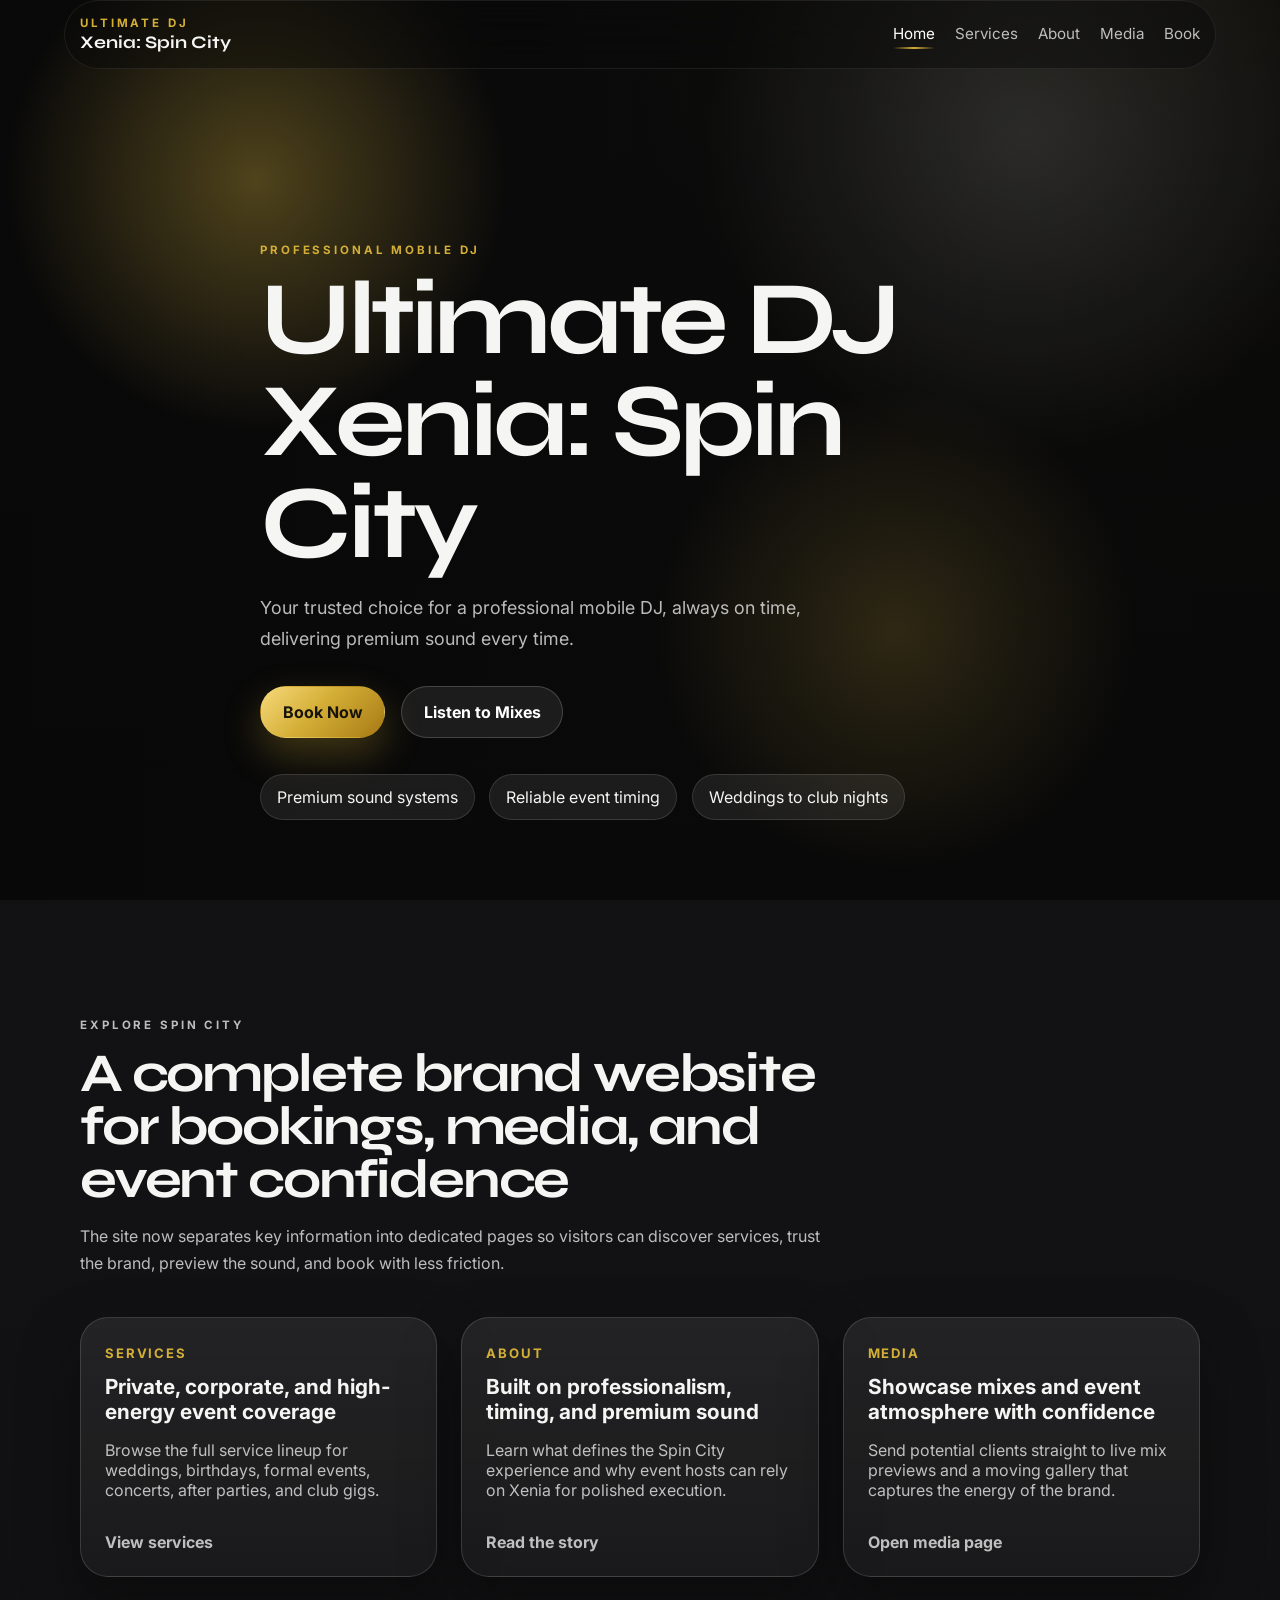
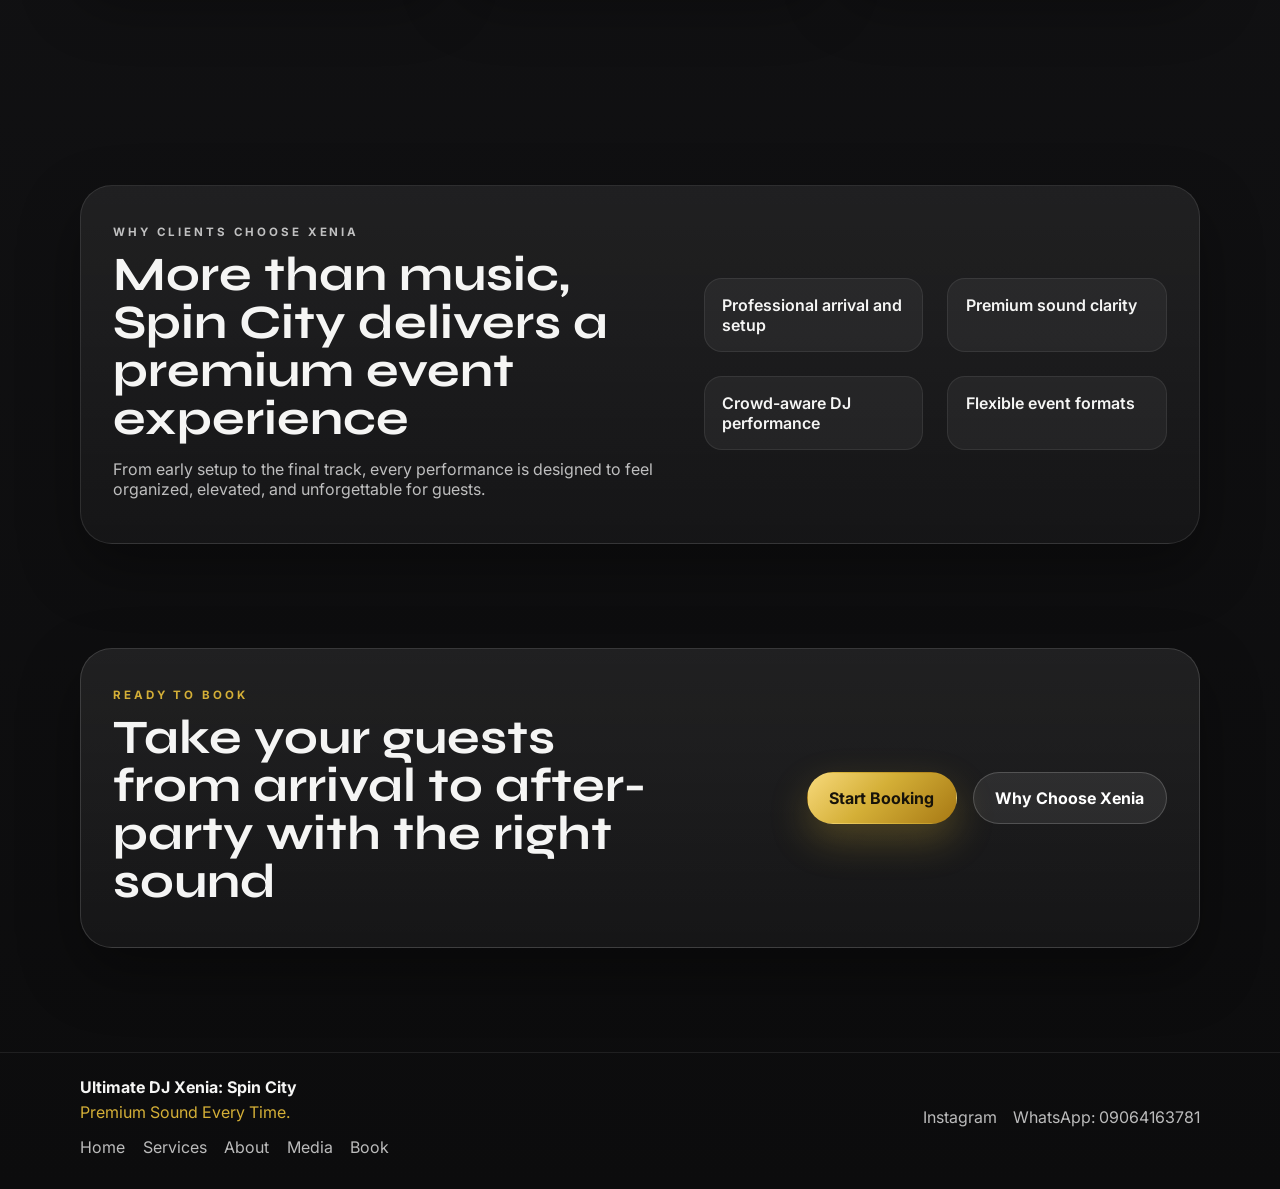
<file: index.html>
<!DOCTYPE html>
<html lang="en">
  <head>
    <meta charset="UTF-8" />
    <meta name="viewport" content="width=device-width, initial-scale=1.0" />
    <title>Ultimate DJ Xenia: Spin City</title>
    <meta
      name="description"
      content="Ultimate DJ Xenia: Spin City delivers premium mobile DJ experiences for weddings, corporate events, after parties, concerts, and club gigs."
    />
    <link rel="preconnect" href="https://fonts.googleapis.com" />
    <link rel="preconnect" href="https://fonts.gstatic.com" crossorigin />
    <link
      href="https://fonts.googleapis.com/css2?family=Inter:wght@400;500;600;700;800&family=Syne:wght@600;700;800&display=swap"
      rel="stylesheet"
    />
    <link rel="stylesheet" href="styles.css" />
  </head>
  <body>
    <header class="site-header">
      <a class="brand" href="index.html">
        <span class="brand-eyebrow">Ultimate DJ</span>
        <span class="brand-name">Xenia: Spin City</span>
      </a>
      <nav class="site-nav" aria-label="Primary">
        <a class="is-active" href="index.html">Home</a>
        <a href="services.html">Services</a>
        <a href="about.html">About</a>
        <a href="media.html">Media</a>
        <a href="booking.html">Book</a>
      </nav>
    </header>

    <main id="top">
      <section class="hero">
        <div class="hero-media">
          <video
            class="hero-video"
            autoplay
            muted
            loop
            playsinline
            poster="https://images.unsplash.com/photo-1493225457124-a3eb161ffa5f?auto=format&fit=crop&w=1600&q=80"
          >
            <source
              src="https://cdn.coverr.co/videos/coverr-dj-playing-live-at-a-party-1574384818160?download=1080p"
              type="video/mp4"
            />
          </video>
        </div>
        <div class="hero-overlay"></div>
        <div class="hero-content container">
          <p class="eyebrow">Professional Mobile DJ</p>
          <h1>Ultimate DJ Xenia: Spin City</h1>
          <p class="hero-copy">
            Your trusted choice for a professional mobile DJ, always on time,
            delivering premium sound every time.
          </p>
          <div class="hero-actions">
            <a class="button button-primary" href="booking.html">Book Now</a>
            <a class="button button-secondary" href="media.html">Listen to Mixes</a>
          </div>
          <ul class="hero-highlights" aria-label="Key highlights">
            <li>Premium sound systems</li>
            <li>Reliable event timing</li>
            <li>Weddings to club nights</li>
          </ul>
        </div>
      </section>

      <section class="section">
        <div class="container">
          <div class="section-heading">
            <p class="eyebrow">Explore Spin City</p>
            <h2>A complete brand website for bookings, media, and event confidence</h2>
            <p>
              The site now separates key information into dedicated pages so
              visitors can discover services, trust the brand, preview the sound,
              and book with less friction.
            </p>
          </div>

          <div class="overview-grid">
            <article class="overview-card">
              <span class="card-kicker">Services</span>
              <h3>Private, corporate, and high-energy event coverage</h3>
              <p>
                Browse the full service lineup for weddings, birthdays, formal
                events, concerts, after parties, and club gigs.
              </p>
              <a class="text-link" href="services.html">View services</a>
            </article>
            <article class="overview-card">
              <span class="card-kicker">About</span>
              <h3>Built on professionalism, timing, and premium sound</h3>
              <p>
                Learn what defines the Spin City experience and why event hosts
                can rely on Xenia for polished execution.
              </p>
              <a class="text-link" href="about.html">Read the story</a>
            </article>
            <article class="overview-card">
              <span class="card-kicker">Media</span>
              <h3>Showcase mixes and event atmosphere with confidence</h3>
              <p>
                Send potential clients straight to live mix previews and a moving
                gallery that captures the energy of the brand.
              </p>
              <a class="text-link" href="media.html">Open media page</a>
            </article>
          </div>
        </div>
      </section>

      <section class="section">
        <div class="container feature-band">
          <div class="feature-copy">
            <p class="eyebrow">Why Clients Choose Xenia</p>
            <h2>More than music, Spin City delivers a premium event experience</h2>
            <p>
              From early setup to the final track, every performance is designed
              to feel organized, elevated, and unforgettable for guests.
            </p>
          </div>
          <div class="feature-grid">
            <div class="feature-chip">Professional arrival and setup</div>
            <div class="feature-chip">Premium sound clarity</div>
            <div class="feature-chip">Crowd-aware DJ performance</div>
            <div class="feature-chip">Flexible event formats</div>
          </div>
        </div>
      </section>

      <section class="section cta-section">
        <div class="container cta-card">
          <div>
            <p class="eyebrow">Ready To Book</p>
            <h2>Take your guests from arrival to after-party with the right sound</h2>
          </div>
          <div class="cta-actions">
            <a class="button button-primary" href="booking.html">Start Booking</a>
            <a class="button button-secondary" href="about.html">Why Choose Xenia</a>
          </div>
        </div>
      </section>
    </main>

    <footer class="site-footer">
      <div class="container footer-content">
        <div>
          <p class="footer-brand">Ultimate DJ Xenia: Spin City</p>
          <p class="footer-tagline">Premium Sound Every Time.</p>
          <nav class="footer-nav" aria-label="Footer">
            <a href="index.html">Home</a>
            <a href="services.html">Services</a>
            <a href="about.html">About</a>
            <a href="media.html">Media</a>
            <a href="booking.html">Book</a>
          </nav>
        </div>
        <div class="footer-links">
          <a href="https://www.instagram.com/_djxenia/" target="_blank" rel="noreferrer">
            Instagram
          </a>
          <a href="https://wa.me/2349064163781" target="_blank" rel="noreferrer">
            WhatsApp: 09064163781
          </a>
        </div>
      </div>
    </footer>

    <script src="script.js"></script>
  </body>
</html>
</file>
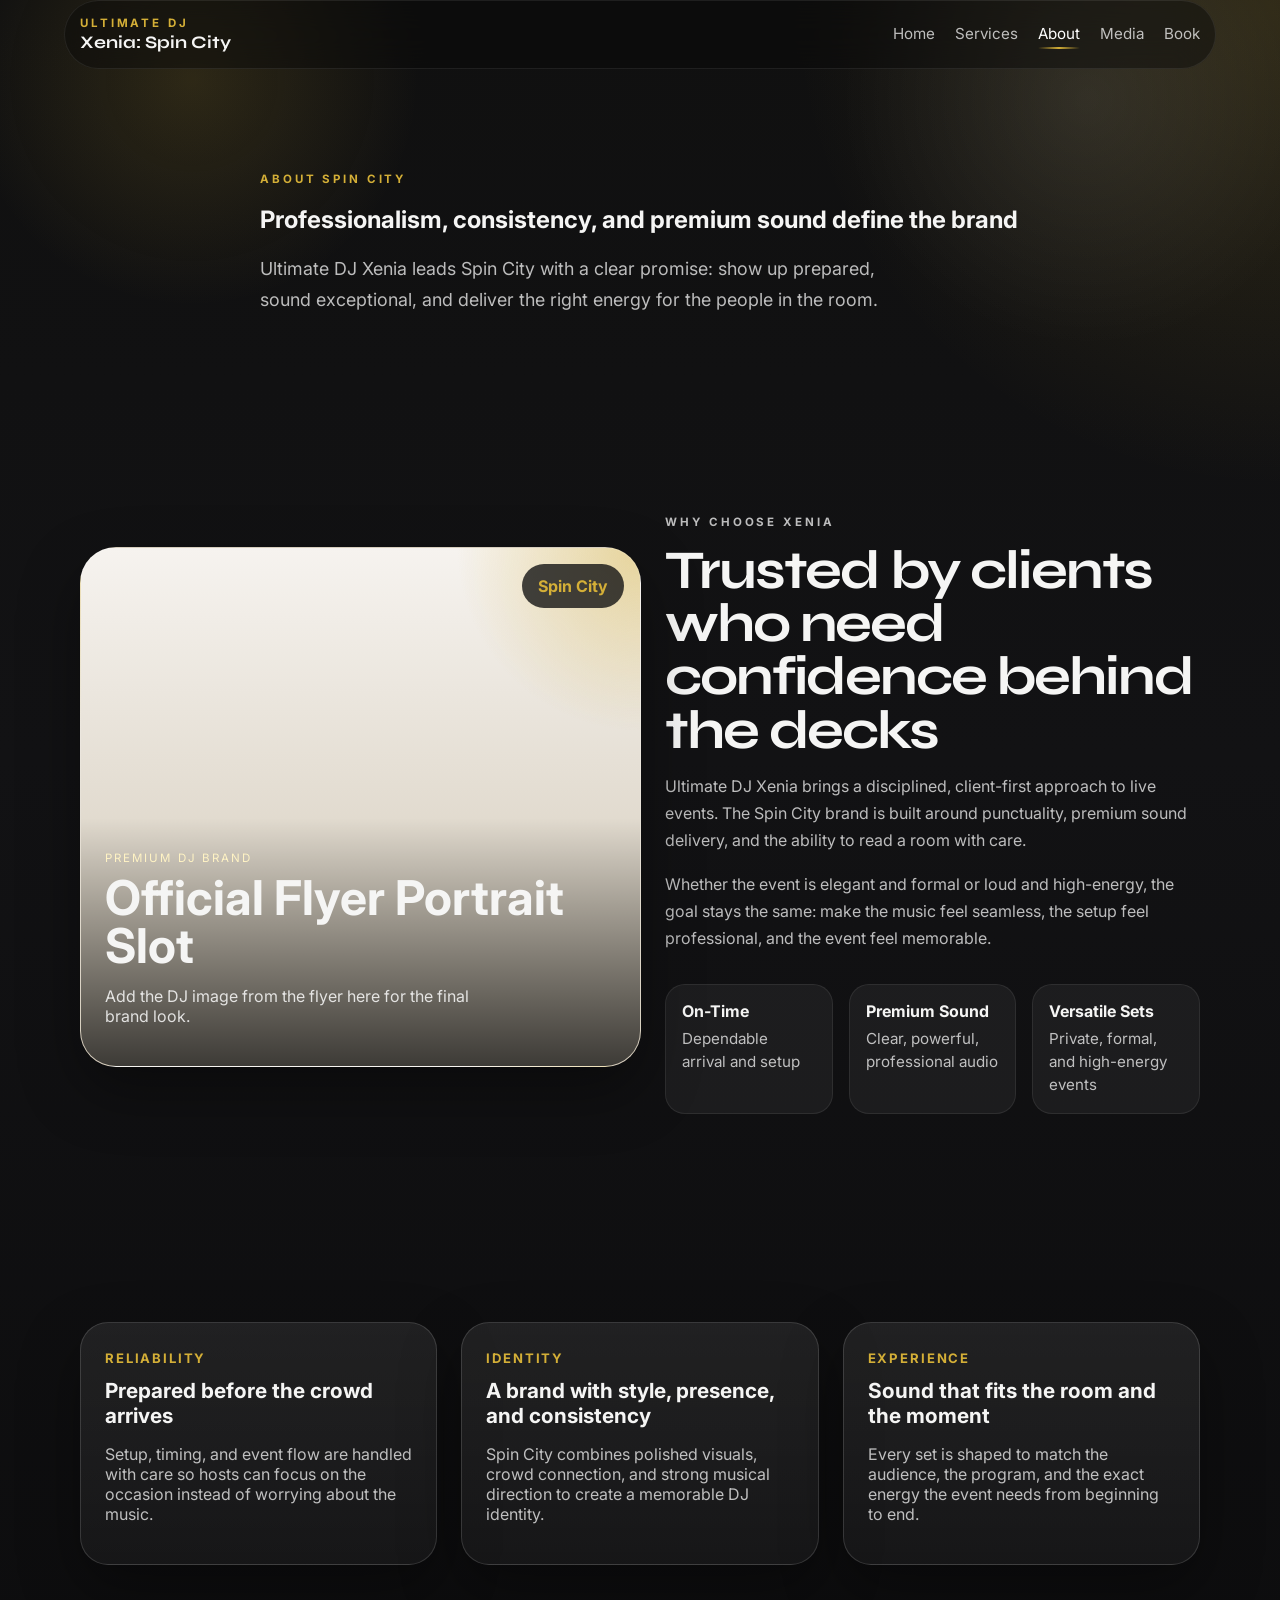
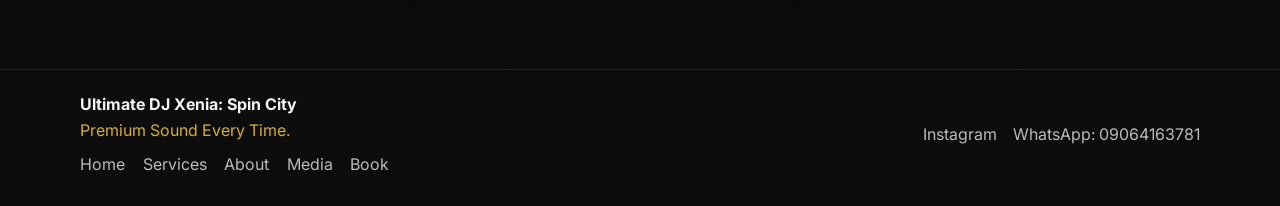
<file: about.html>
<!DOCTYPE html>
<html lang="en">
  <head>
    <meta charset="UTF-8" />
    <meta name="viewport" content="width=device-width, initial-scale=1.0" />
    <title>About | Ultimate DJ Xenia: Spin City</title>
    <meta
      name="description"
      content="Learn about Ultimate DJ Xenia: Spin City, a professional mobile DJ brand focused on reliability, premium sound, and crowd energy."
    />
    <link rel="preconnect" href="https://fonts.googleapis.com" />
    <link rel="preconnect" href="https://fonts.gstatic.com" crossorigin />
    <link
      href="https://fonts.googleapis.com/css2?family=Inter:wght@400;500;600;700;800&family=Syne:wght@600;700;800&display=swap"
      rel="stylesheet"
    />
    <link rel="stylesheet" href="styles.css" />
  </head>
  <body>
    <header class="site-header">
      <a class="brand" href="index.html">
        <span class="brand-eyebrow">Ultimate DJ</span>
        <span class="brand-name">Xenia: Spin City</span>
      </a>
      <nav class="site-nav" aria-label="Primary">
        <a href="index.html">Home</a>
        <a href="services.html">Services</a>
        <a class="is-active" href="about.html">About</a>
        <a href="media.html">Media</a>
        <a href="booking.html">Book</a>
      </nav>
    </header>

    <main>
      <section class="page-hero">
        <div class="container page-hero-content">
          <p class="eyebrow">About Spin City</p>
          <h1>Professionalism, consistency, and premium sound define the brand</h1>
          <p class="hero-copy">
            Ultimate DJ Xenia leads Spin City with a clear promise: show up
            prepared, sound exceptional, and deliver the right energy for the
            people in the room.
          </p>
        </div>
      </section>

      <section class="section">
        <div class="container about-grid">
          <div class="about-visual">
            <div class="about-photo-card">
              <div class="photo-badge">Spin City</div>
              <div class="photo-placeholder">
                <span>Premium DJ Brand</span>
                <strong>Official Flyer Portrait Slot</strong>
                <p>Add the DJ image from the flyer here for the final brand look.</p>
              </div>
            </div>
          </div>
          <div class="about-copy">
            <p class="eyebrow">Why Choose Xenia</p>
            <h2>Trusted by clients who need confidence behind the decks</h2>
            <p>
              Ultimate DJ Xenia brings a disciplined, client-first approach to
              live events. The Spin City brand is built around punctuality,
              premium sound delivery, and the ability to read a room with care.
            </p>
            <p>
              Whether the event is elegant and formal or loud and high-energy,
              the goal stays the same: make the music feel seamless, the setup
              feel professional, and the event feel memorable.
            </p>
            <div class="about-stats">
              <div>
                <strong>On-Time</strong>
                <span>Dependable arrival and setup</span>
              </div>
              <div>
                <strong>Premium Sound</strong>
                <span>Clear, powerful, professional audio</span>
              </div>
              <div>
                <strong>Versatile Sets</strong>
                <span>Private, formal, and high-energy events</span>
              </div>
            </div>
          </div>
        </div>
      </section>

      <section class="section">
        <div class="container value-grid">
          <article class="value-card">
            <span class="card-kicker">Reliability</span>
            <h3>Prepared before the crowd arrives</h3>
            <p>
              Setup, timing, and event flow are handled with care so hosts can
              focus on the occasion instead of worrying about the music.
            </p>
          </article>
          <article class="value-card">
            <span class="card-kicker">Identity</span>
            <h3>A brand with style, presence, and consistency</h3>
            <p>
              Spin City combines polished visuals, crowd connection, and strong
              musical direction to create a memorable DJ identity.
            </p>
          </article>
          <article class="value-card">
            <span class="card-kicker">Experience</span>
            <h3>Sound that fits the room and the moment</h3>
            <p>
              Every set is shaped to match the audience, the program, and the
              exact energy the event needs from beginning to end.
            </p>
          </article>
        </div>
      </section>
    </main>

    <footer class="site-footer">
      <div class="container footer-content">
        <div>
          <p class="footer-brand">Ultimate DJ Xenia: Spin City</p>
          <p class="footer-tagline">Premium Sound Every Time.</p>
          <nav class="footer-nav" aria-label="Footer">
            <a href="index.html">Home</a>
            <a href="services.html">Services</a>
            <a href="about.html">About</a>
            <a href="media.html">Media</a>
            <a href="booking.html">Book</a>
          </nav>
        </div>
        <div class="footer-links">
          <a href="https://www.instagram.com/_djxenia/" target="_blank" rel="noreferrer">
            Instagram
          </a>
          <a href="https://wa.me/2349064163781" target="_blank" rel="noreferrer">
            WhatsApp: 09064163781
          </a>
        </div>
      </div>
    </footer>

    <script src="script.js"></script>
  </body>
</html>
</file>
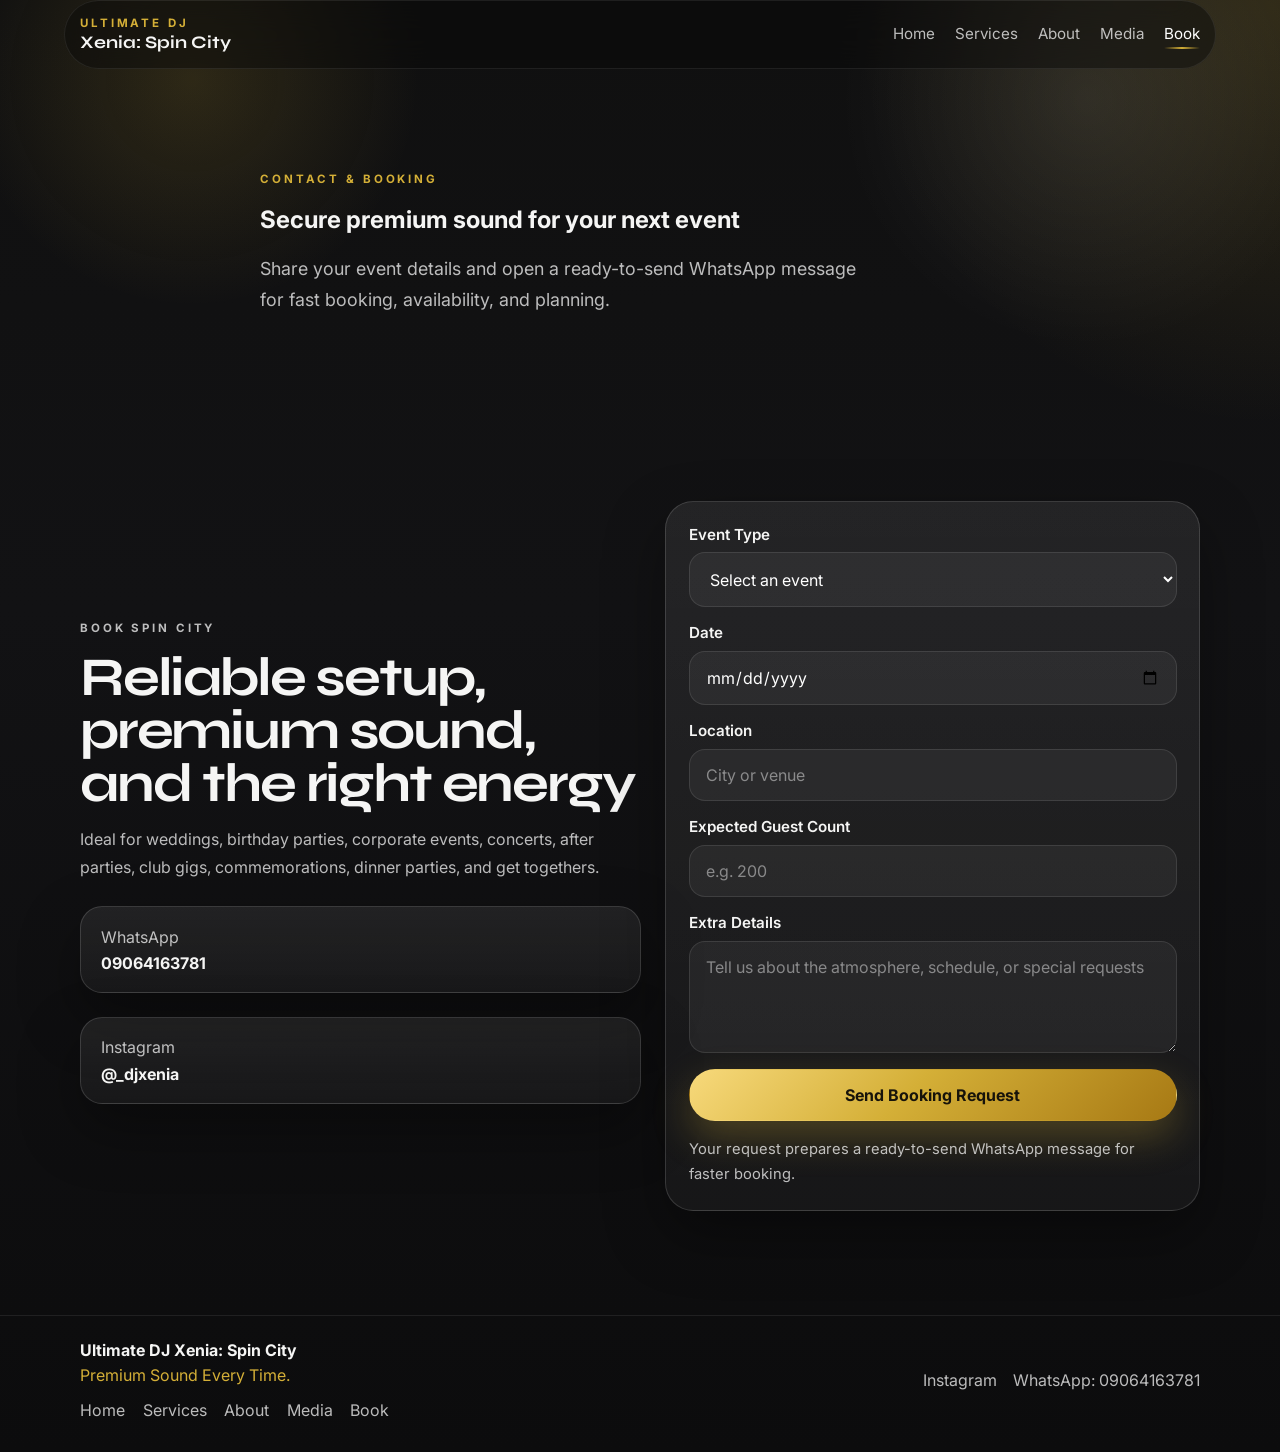
<file: booking.html>
<!DOCTYPE html>
<html lang="en">
  <head>
    <meta charset="UTF-8" />
    <meta name="viewport" content="width=device-width, initial-scale=1.0" />
    <title>Book Now | Ultimate DJ Xenia: Spin City</title>
    <meta
      name="description"
      content="Book Ultimate DJ Xenia: Spin City for weddings, parties, corporate events, concerts, after parties, and club gigs."
    />
    <link rel="preconnect" href="https://fonts.googleapis.com" />
    <link rel="preconnect" href="https://fonts.gstatic.com" crossorigin />
    <link
      href="https://fonts.googleapis.com/css2?family=Inter:wght@400;500;600;700;800&family=Syne:wght@600;700;800&display=swap"
      rel="stylesheet"
    />
    <link rel="stylesheet" href="styles.css" />
  </head>
  <body>
    <header class="site-header">
      <a class="brand" href="index.html">
        <span class="brand-eyebrow">Ultimate DJ</span>
        <span class="brand-name">Xenia: Spin City</span>
      </a>
      <nav class="site-nav" aria-label="Primary">
        <a href="index.html">Home</a>
        <a href="services.html">Services</a>
        <a href="about.html">About</a>
        <a href="media.html">Media</a>
        <a class="is-active" href="booking.html">Book</a>
      </nav>
    </header>

    <main>
      <section class="page-hero">
        <div class="container page-hero-content">
          <p class="eyebrow">Contact &amp; Booking</p>
          <h1>Secure premium sound for your next event</h1>
          <p class="hero-copy">
            Share your event details and open a ready-to-send WhatsApp message
            for fast booking, availability, and planning.
          </p>
        </div>
      </section>

      <section class="section booking">
        <div class="container booking-grid">
          <div class="booking-copy">
            <p class="eyebrow">Book Spin City</p>
            <h2>Reliable setup, premium sound, and the right energy</h2>
            <p>
              Ideal for weddings, birthday parties, corporate events, concerts,
              after parties, club gigs, commemorations, dinner parties, and get
              togethers.
            </p>
            <div class="contact-cards">
              <a class="contact-card" href="https://wa.me/2349064163781" target="_blank" rel="noreferrer">
                <span class="contact-label">WhatsApp</span>
                <strong>09064163781</strong>
              </a>
              <a class="contact-card" href="https://www.instagram.com/_djxenia/" target="_blank" rel="noreferrer">
                <span class="contact-label">Instagram</span>
                <strong>@_djxenia</strong>
              </a>
            </div>
          </div>

          <form class="booking-form" id="bookingForm">
            <label>
              <span>Event Type</span>
              <select name="eventType" required>
                <option value="">Select an event</option>
                <option>Wedding Party</option>
                <option>Birthday Party</option>
                <option>Get Together</option>
                <option>Corporate Event</option>
                <option>Commemoration</option>
                <option>Dinner Party</option>
                <option>Concert</option>
                <option>After Party</option>
                <option>Club Gig</option>
              </select>
            </label>

            <label>
              <span>Date</span>
              <input type="date" name="eventDate" required />
            </label>

            <label>
              <span>Location</span>
              <input
                type="text"
                name="location"
                placeholder="City or venue"
                required
              />
            </label>

            <label>
              <span>Expected Guest Count</span>
              <input
                type="number"
                name="guestCount"
                min="1"
                placeholder="e.g. 200"
                required
              />
            </label>

            <label>
              <span>Extra Details</span>
              <textarea
                name="details"
                rows="4"
                placeholder="Tell us about the atmosphere, schedule, or special requests"
              ></textarea>
            </label>

            <button class="button button-primary button-full" type="submit">
              Send Booking Request
            </button>
            <p class="form-note" id="formNote">
              Your request prepares a ready-to-send WhatsApp message for faster booking.
            </p>
          </form>
        </div>
      </section>
    </main>

    <footer class="site-footer">
      <div class="container footer-content">
        <div>
          <p class="footer-brand">Ultimate DJ Xenia: Spin City</p>
          <p class="footer-tagline">Premium Sound Every Time.</p>
          <nav class="footer-nav" aria-label="Footer">
            <a href="index.html">Home</a>
            <a href="services.html">Services</a>
            <a href="about.html">About</a>
            <a href="media.html">Media</a>
            <a href="booking.html">Book</a>
          </nav>
        </div>
        <div class="footer-links">
          <a href="https://www.instagram.com/_djxenia/" target="_blank" rel="noreferrer">
            Instagram
          </a>
          <a href="https://wa.me/2349064163781" target="_blank" rel="noreferrer">
            WhatsApp: 09064163781
          </a>
        </div>
      </div>
    </footer>

    <script src="script.js"></script>
  </body>
</html>
</file>
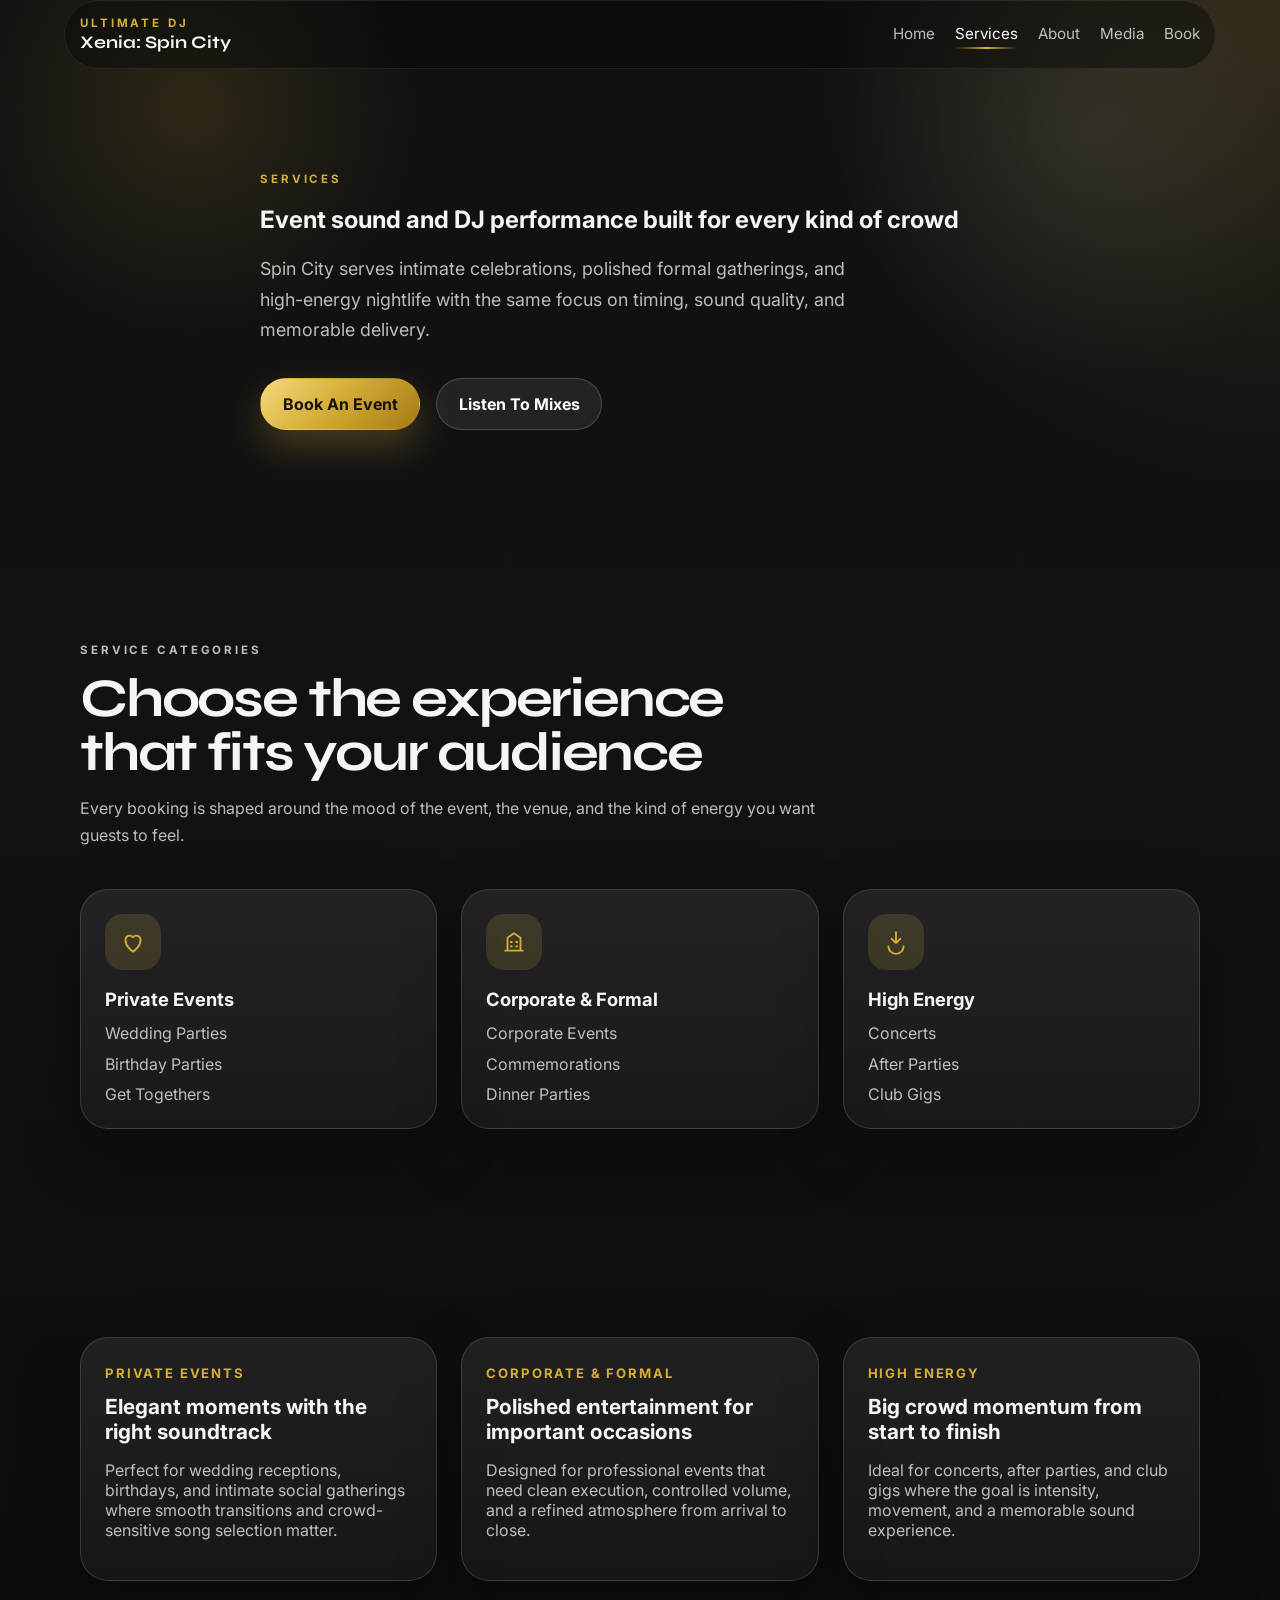
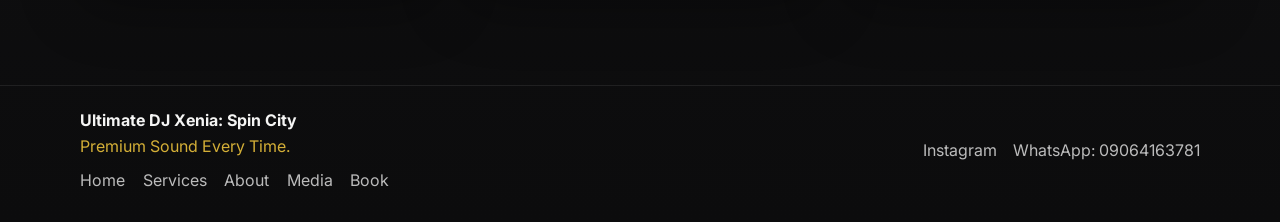
<file: services.html>
<!DOCTYPE html>
<html lang="en">
  <head>
    <meta charset="UTF-8" />
    <meta name="viewport" content="width=device-width, initial-scale=1.0" />
    <title>Services | Ultimate DJ Xenia: Spin City</title>
    <meta
      name="description"
      content="Explore Ultimate DJ Xenia: Spin City services for weddings, private parties, corporate events, concerts, after parties, and club gigs."
    />
    <link rel="preconnect" href="https://fonts.googleapis.com" />
    <link rel="preconnect" href="https://fonts.gstatic.com" crossorigin />
    <link
      href="https://fonts.googleapis.com/css2?family=Inter:wght@400;500;600;700;800&family=Syne:wght@600;700;800&display=swap"
      rel="stylesheet"
    />
    <link rel="stylesheet" href="styles.css" />
  </head>
  <body>
    <header class="site-header">
      <a class="brand" href="index.html">
        <span class="brand-eyebrow">Ultimate DJ</span>
        <span class="brand-name">Xenia: Spin City</span>
      </a>
      <nav class="site-nav" aria-label="Primary">
        <a href="index.html">Home</a>
        <a class="is-active" href="services.html">Services</a>
        <a href="about.html">About</a>
        <a href="media.html">Media</a>
        <a href="booking.html">Book</a>
      </nav>
    </header>

    <main>
      <section class="page-hero">
        <div class="container page-hero-content">
          <p class="eyebrow">Services</p>
          <h1>Event sound and DJ performance built for every kind of crowd</h1>
          <p class="hero-copy">
            Spin City serves intimate celebrations, polished formal gatherings,
            and high-energy nightlife with the same focus on timing, sound
            quality, and memorable delivery.
          </p>
          <div class="hero-actions">
            <a class="button button-primary" href="booking.html">Book An Event</a>
            <a class="button button-secondary" href="media.html">Listen To Mixes</a>
          </div>
        </div>
      </section>

      <section class="section">
        <div class="container">
          <div class="section-heading">
            <p class="eyebrow">Service Categories</p>
            <h2>Choose the experience that fits your audience</h2>
            <p>
              Every booking is shaped around the mood of the event, the venue,
              and the kind of energy you want guests to feel.
            </p>
          </div>

          <div class="service-grid">
            <article class="service-card">
              <div class="service-icon" aria-hidden="true">
                <svg viewBox="0 0 24 24">
                  <path
                    d="M12 21s-7-4.35-7-11a4 4 0 0 1 7-2.53A4 4 0 0 1 19 10c0 6.65-7 11-7 11Z"
                  />
                </svg>
              </div>
              <h3>Private Events</h3>
              <ul>
                <li>Wedding Parties</li>
                <li>Birthday Parties</li>
                <li>Get Togethers</li>
              </ul>
            </article>

            <article class="service-card">
              <div class="service-icon" aria-hidden="true">
                <svg viewBox="0 0 24 24">
                  <path
                    d="M4 20h16M6 20V8l6-4 6 4v12M9 12h1m4 0h1m-6 4h1m4 0h1"
                  />
                </svg>
              </div>
              <h3>Corporate &amp; Formal</h3>
              <ul>
                <li>Corporate Events</li>
                <li>Commemorations</li>
                <li>Dinner Parties</li>
              </ul>
            </article>

            <article class="service-card">
              <div class="service-icon" aria-hidden="true">
                <svg viewBox="0 0 24 24">
                  <path
                    d="M12 3v10m0 0 4-4m-4 4-4-4M5 16a7 7 0 0 0 14 0"
                  />
                </svg>
              </div>
              <h3>High Energy</h3>
              <ul>
                <li>Concerts</li>
                <li>After Parties</li>
                <li>Club Gigs</li>
              </ul>
            </article>
          </div>
        </div>
      </section>

      <section class="section">
        <div class="container detail-grid">
          <article class="detail-card">
            <span class="card-kicker">Private Events</span>
            <h3>Elegant moments with the right soundtrack</h3>
            <p>
              Perfect for wedding receptions, birthdays, and intimate social
              gatherings where smooth transitions and crowd-sensitive song
              selection matter.
            </p>
          </article>
          <article class="detail-card">
            <span class="card-kicker">Corporate &amp; Formal</span>
            <h3>Polished entertainment for important occasions</h3>
            <p>
              Designed for professional events that need clean execution,
              controlled volume, and a refined atmosphere from arrival to close.
            </p>
          </article>
          <article class="detail-card">
            <span class="card-kicker">High Energy</span>
            <h3>Big crowd momentum from start to finish</h3>
            <p>
              Ideal for concerts, after parties, and club gigs where the goal is
              intensity, movement, and a memorable sound experience.
            </p>
          </article>
        </div>
      </section>
    </main>

    <footer class="site-footer">
      <div class="container footer-content">
        <div>
          <p class="footer-brand">Ultimate DJ Xenia: Spin City</p>
          <p class="footer-tagline">Premium Sound Every Time.</p>
          <nav class="footer-nav" aria-label="Footer">
            <a href="index.html">Home</a>
            <a href="services.html">Services</a>
            <a href="about.html">About</a>
            <a href="media.html">Media</a>
            <a href="booking.html">Book</a>
          </nav>
        </div>
        <div class="footer-links">
          <a href="https://www.instagram.com/_djxenia/" target="_blank" rel="noreferrer">
            Instagram
          </a>
          <a href="https://wa.me/2349064163781" target="_blank" rel="noreferrer">
            WhatsApp: 09064163781
          </a>
        </div>
      </div>
    </footer>

    <script src="script.js"></script>
  </body>
</html>
</file>
<file: styles.css>
:root {
  --bg: #0f0f10;
  --bg-soft: #171719;
  --panel: rgba(255, 255, 255, 0.08);
  --panel-strong: rgba(255, 255, 255, 0.12);
  --text: #f5f5f4;
  --muted: rgba(255, 255, 255, 0.72);
  --gold: #d4af37;
  --gold-soft: rgba(212, 175, 55, 0.16);
  --charcoal: #141414;
  --white: #ffffff;
  --border: rgba(255, 255, 255, 0.14);
  --shadow: 0 24px 60px rgba(0, 0, 0, 0.35);
  --radius-lg: 28px;
  --radius-md: 20px;
  --radius-sm: 14px;
  --container: min(1120px, calc(100% - 2rem));
}

* {
  box-sizing: border-box;
}

html {
  scroll-behavior: smooth;
}

body {
  margin: 0;
  font-family: "Inter", sans-serif;
  background:
    radial-gradient(circle at top right, rgba(212, 175, 55, 0.16), transparent 22%),
    linear-gradient(180deg, #101010 0%, #121214 42%, #0c0c0d 100%);
  color: var(--text);
}

img,
video {
  display: block;
  max-width: 100%;
}

a {
  color: inherit;
  text-decoration: none;
}

button,
input,
select,
textarea {
  font: inherit;
}

.container {
  width: var(--container);
  margin: 0 auto;
}

.site-header {
  position: fixed;
  inset: 0 0 auto;
  z-index: 20;
  display: flex;
  align-items: center;
  justify-content: space-between;
  width: var(--container);
  margin: 0 auto;
  padding: 1rem 0;
}

.site-header::before {
  content: "";
  position: absolute;
  inset: 0 -1rem;
  border-radius: 999px;
  background: rgba(9, 9, 10, 0.45);
  border: 1px solid rgba(255, 255, 255, 0.08);
  backdrop-filter: blur(18px);
  z-index: -1;
}

.brand {
  display: inline-flex;
  flex-direction: column;
  gap: 0.15rem;
}

.brand-eyebrow,
.eyebrow {
  text-transform: uppercase;
  letter-spacing: 0.25em;
  font-size: 0.72rem;
  color: var(--gold);
  font-weight: 700;
}

.brand-name {
  font-family: "Syne", sans-serif;
  font-size: 1.1rem;
  font-weight: 700;
}

.site-nav {
  display: flex;
  gap: 1.25rem;
  color: var(--muted);
  font-size: 0.95rem;
}

.site-nav a {
  position: relative;
  padding-bottom: 0.2rem;
}

.site-nav a:hover,
.footer-links a:hover,
.player-header a:hover {
  color: var(--gold);
}

.site-nav a.is-active {
  color: var(--white);
}

.site-nav a.is-active::after {
  content: "";
  position: absolute;
  left: 0;
  right: 0;
  bottom: -0.2rem;
  height: 2px;
  border-radius: 999px;
  background: linear-gradient(90deg, transparent, var(--gold), transparent);
}

.hero {
  position: relative;
  min-height: 100vh;
  display: grid;
  align-items: end;
  overflow: clip;
}

.page-hero {
  position: relative;
  padding: 10rem 0 4rem;
}

.page-hero::before {
  content: "";
  position: absolute;
  inset: 0;
  background:
    radial-gradient(circle at 15% 20%, rgba(212, 175, 55, 0.15), transparent 20%),
    radial-gradient(circle at 85% 25%, rgba(255, 255, 255, 0.08), transparent 22%);
  pointer-events: none;
}

.page-hero-content {
  position: relative;
  max-width: 760px;
}

.hero-media,
.hero-overlay,
.hero::after {
  position: absolute;
  inset: 0;
}

.hero-video {
  width: 100%;
  height: 100%;
  object-fit: cover;
  filter: saturate(0.9) contrast(1.05) brightness(0.45);
}

.hero-overlay {
  background:
    linear-gradient(90deg, rgba(8, 8, 8, 0.88) 0%, rgba(8, 8, 8, 0.48) 48%, rgba(8, 8, 8, 0.72) 100%),
    linear-gradient(180deg, rgba(8, 8, 8, 0.35) 0%, rgba(8, 8, 8, 0.82) 100%);
}

.hero::after {
  content: "";
  background:
    radial-gradient(circle at 20% 20%, rgba(212, 175, 55, 0.34), transparent 20%),
    radial-gradient(circle at 80% 15%, rgba(255, 255, 255, 0.12), transparent 25%),
    radial-gradient(circle at 70% 70%, rgba(212, 175, 55, 0.18), transparent 22%);
  mix-blend-mode: screen;
  pointer-events: none;
}

.hero-content {
  position: relative;
  z-index: 1;
  padding: 10rem 0 5rem;
  max-width: 760px;
}

.hero h1,
.section-heading h2,
.about-copy h2,
.booking-copy h2 {
  font-family: "Syne", sans-serif;
  line-height: 0.98;
  letter-spacing: -0.04em;
}

.hero h1 {
  margin: 0.75rem 0 1rem;
  font-size: clamp(3.5rem, 9vw, 6.5rem);
}

.hero-copy,
.section-heading p,
.about-copy p,
.booking-copy p,
.form-note {
  color: var(--muted);
  line-height: 1.7;
}

.hero-copy {
  max-width: 620px;
  font-size: 1.12rem;
}

.hero-actions {
  display: flex;
  gap: 1rem;
  margin: 2rem 0;
  flex-wrap: wrap;
}

.button {
  display: inline-flex;
  align-items: center;
  justify-content: center;
  min-height: 52px;
  padding: 0.9rem 1.35rem;
  border-radius: 999px;
  border: 1px solid transparent;
  font-weight: 700;
  transition: transform 160ms ease, border-color 160ms ease, background 160ms ease;
}

.button:hover {
  transform: translateY(-2px);
}

.button-primary {
  background: linear-gradient(135deg, #f7d97b 0%, var(--gold) 45%, #a77914 100%);
  color: #17130a;
  box-shadow: 0 16px 38px rgba(212, 175, 55, 0.28);
}

.button-secondary {
  border-color: rgba(255, 255, 255, 0.18);
  background: rgba(255, 255, 255, 0.08);
  color: var(--white);
}

.button-full {
  width: 100%;
}

.hero-highlights {
  display: flex;
  gap: 0.9rem;
  flex-wrap: wrap;
  list-style: none;
  padding: 0;
  margin: 2.25rem 0 0;
}

.hero-highlights li {
  padding: 0.75rem 1rem;
  border: 1px solid rgba(255, 255, 255, 0.12);
  border-radius: 999px;
  background: rgba(255, 255, 255, 0.08);
  backdrop-filter: blur(12px);
}

.section {
  padding: 6.5rem 0;
}

.section-heading {
  max-width: 760px;
  margin-bottom: 2.5rem;
}

.section-heading h2,
.about-copy h2,
.booking-copy h2 {
  margin: 0.6rem 0 1rem;
  font-size: clamp(2.2rem, 5vw, 3.4rem);
}

.service-grid,
.media-grid,
.booking-grid,
.about-grid,
.footer-content,
.contact-cards,
.overview-grid,
.feature-grid,
.detail-grid,
.value-grid {
  display: grid;
  gap: 1.5rem;
}

.service-grid {
  grid-template-columns: repeat(3, minmax(0, 1fr));
}

.overview-grid,
.detail-grid,
.value-grid {
  grid-template-columns: repeat(3, minmax(0, 1fr));
}

.service-card,
.player-card,
.gallery-card,
.booking-form,
.about-photo-card,
.contact-card,
.overview-card,
.detail-card,
.value-card,
.cta-card {
  background: linear-gradient(180deg, rgba(255, 255, 255, 0.08), rgba(255, 255, 255, 0.04));
  border: 1px solid var(--border);
  box-shadow: var(--shadow);
}

.service-card {
  padding: 1.5rem;
  border-radius: var(--radius-lg);
}

.overview-card,
.detail-card,
.value-card {
  padding: 1.5rem;
  border-radius: var(--radius-lg);
}

.card-kicker {
  display: inline-block;
  margin-bottom: 0.8rem;
  color: var(--gold);
  font-size: 0.82rem;
  font-weight: 700;
  letter-spacing: 0.14em;
  text-transform: uppercase;
}

.overview-card h3,
.detail-card h3,
.value-card h3 {
  margin: 0 0 0.8rem;
  font-size: 1.3rem;
}

.overview-card p,
.detail-card p,
.value-card p,
.text-link {
  color: var(--muted);
}

.text-link {
  display: inline-block;
  margin-top: 1rem;
  font-weight: 700;
}

.text-link:hover {
  color: var(--gold);
}

.service-icon {
  width: 56px;
  height: 56px;
  display: grid;
  place-items: center;
  border-radius: 18px;
  margin-bottom: 1.1rem;
  background: var(--gold-soft);
  color: var(--gold);
}

.service-icon svg {
  width: 26px;
  height: 26px;
  fill: none;
  stroke: currentColor;
  stroke-width: 1.7;
  stroke-linecap: round;
  stroke-linejoin: round;
}

.service-card h3 {
  margin: 0 0 0.85rem;
  font-size: 1.15rem;
}

.service-card ul {
  list-style: none;
  padding: 0;
  margin: 0;
  color: var(--muted);
}

.service-card li + li {
  margin-top: 0.65rem;
}

.about-grid,
.booking-grid {
  grid-template-columns: 1.05fr 1fr;
  align-items: center;
}

.feature-band,
.cta-card {
  display: grid;
  grid-template-columns: 1.1fr 0.9fr;
  gap: 1.5rem;
  align-items: center;
}

.feature-band {
  padding: 1.75rem 2rem;
  border-radius: 32px;
  background: linear-gradient(180deg, rgba(255, 255, 255, 0.07), rgba(255, 255, 255, 0.03));
  border: 1px solid rgba(255, 255, 255, 0.1);
  box-shadow: var(--shadow);
}

.feature-copy h2,
.cta-card h2 {
  margin: 0.6rem 0 0.8rem;
  font-family: "Syne", sans-serif;
  font-size: clamp(2rem, 4vw, 3rem);
  line-height: 1;
}

.feature-copy p {
  color: var(--muted);
}

.feature-grid {
  grid-template-columns: repeat(2, minmax(0, 1fr));
}

.feature-chip {
  padding: 1rem 1.1rem;
  border-radius: 18px;
  border: 1px solid rgba(255, 255, 255, 0.08);
  background: rgba(255, 255, 255, 0.05);
  font-weight: 600;
}

.cta-section {
  padding-top: 0;
}

.cta-card {
  padding: 1.75rem 2rem;
  border-radius: 32px;
}

.cta-actions {
  display: flex;
  gap: 1rem;
  flex-wrap: wrap;
  justify-content: flex-end;
}

.about-photo-card {
  position: relative;
  min-height: 520px;
  overflow: hidden;
  border-radius: 36px;
  background:
    radial-gradient(circle at top right, rgba(212, 175, 55, 0.45), transparent 24%),
    linear-gradient(180deg, #f6f3ef 0%, #cfc5b2 100%);
}

.about-photo-card::after {
  content: "";
  position: absolute;
  inset: auto 0 0;
  height: 48%;
  background: linear-gradient(180deg, transparent 0%, rgba(20, 20, 20, 0.78) 100%);
}

.photo-badge {
  position: absolute;
  top: 1rem;
  right: 1rem;
  z-index: 1;
  padding: 0.75rem 1rem;
  border-radius: 999px;
  background: rgba(20, 20, 20, 0.8);
  color: var(--gold);
  font-weight: 700;
}

.photo-placeholder {
  position: absolute;
  inset: auto 1.5rem 1.5rem;
  z-index: 1;
}

.photo-placeholder span {
  display: inline-block;
  margin-bottom: 0.6rem;
  color: #fff3c4;
  text-transform: uppercase;
  letter-spacing: 0.18em;
  font-size: 0.72rem;
}

.photo-placeholder strong {
  display: block;
  font-size: clamp(2rem, 5vw, 3rem);
  line-height: 1;
}

.photo-placeholder p {
  max-width: 24rem;
  color: rgba(255, 255, 255, 0.82);
}

.about-stats {
  display: grid;
  grid-template-columns: repeat(3, minmax(0, 1fr));
  gap: 1rem;
  margin-top: 2rem;
}

.about-stats div {
  padding: 1rem;
  border-radius: var(--radius-md);
  background: rgba(255, 255, 255, 0.05);
  border: 1px solid rgba(255, 255, 255, 0.08);
}

.about-stats strong {
  display: block;
  margin-bottom: 0.45rem;
}

.about-stats span {
  color: var(--muted);
  font-size: 0.95rem;
  line-height: 1.5;
}

.media-grid {
  grid-template-columns: 0.92fr 1.08fr;
  align-items: start;
}

.player-card,
.gallery-card,
.booking-form {
  padding: 1.4rem;
  border-radius: var(--radius-lg);
}

.player-header {
  display: flex;
  justify-content: space-between;
  gap: 1rem;
  align-items: center;
  margin-bottom: 1rem;
  font-weight: 600;
}

.player-header a {
  color: var(--muted);
  font-size: 0.92rem;
}

.mix-player {
  width: 100%;
  min-height: 352px;
  border: 0;
  border-radius: 20px;
}

.gallery-card {
  overflow: hidden;
}

.gallery-track {
  display: grid;
  grid-auto-flow: column;
  grid-auto-columns: minmax(240px, 1fr);
  gap: 1rem;
  animation: gallery-scroll 32s linear infinite;
  will-change: transform;
}

.gallery-card:hover .gallery-track {
  animation-play-state: paused;
}

.gallery-item {
  margin: 0;
  overflow: hidden;
  border-radius: 22px;
  background: #0b0b0c;
  border: 1px solid rgba(255, 255, 255, 0.08);
}

.gallery-item img {
  width: 100%;
  height: 280px;
  object-fit: cover;
}

.gallery-item figcaption {
  padding: 0.95rem 1rem 1.05rem;
  color: var(--muted);
}

@keyframes gallery-scroll {
  from {
    transform: translateX(0);
  }

  to {
    transform: translateX(calc(-50% - 0.5rem));
  }
}

.contact-cards {
  margin-top: 1.6rem;
}

.contact-card {
  padding: 1.2rem 1.25rem;
  border-radius: 22px;
}

.contact-label {
  display: block;
  color: var(--muted);
  margin-bottom: 0.4rem;
}

.booking-form {
  display: grid;
  gap: 1rem;
}

.booking-form label {
  display: grid;
  gap: 0.55rem;
}

.booking-form span {
  font-size: 0.95rem;
  font-weight: 600;
}

.booking-form input,
.booking-form select,
.booking-form textarea {
  width: 100%;
  padding: 0.95rem 1rem;
  border-radius: 16px;
  border: 1px solid rgba(255, 255, 255, 0.1);
  background: rgba(255, 255, 255, 0.05);
  color: var(--white);
  outline: none;
}

.booking-form input::placeholder,
.booking-form textarea::placeholder {
  color: rgba(255, 255, 255, 0.45);
}

.booking-form input:focus,
.booking-form select:focus,
.booking-form textarea:focus {
  border-color: rgba(212, 175, 55, 0.7);
  box-shadow: 0 0 0 4px rgba(212, 175, 55, 0.12);
}

.form-note {
  margin: 0;
  font-size: 0.92rem;
}

.site-footer {
  padding: 1.5rem 0 2rem;
  border-top: 1px solid rgba(255, 255, 255, 0.08);
}

.footer-content {
  grid-template-columns: 1fr auto;
  align-items: center;
}

.footer-brand,
.footer-tagline {
  margin: 0;
}

.footer-brand {
  font-weight: 700;
}

.footer-nav {
  display: flex;
  gap: 0.9rem 1.1rem;
  flex-wrap: wrap;
  margin-top: 0.9rem;
  color: var(--muted);
}

.footer-nav a:hover {
  color: var(--gold);
}

.footer-tagline {
  color: var(--gold);
  margin-top: 0.35rem;
}

.footer-links {
  display: flex;
  gap: 1rem;
  flex-wrap: wrap;
  color: var(--muted);
}

@media (max-width: 960px) {
  .site-header {
    width: min(100% - 1rem, 1120px);
  }

  .service-grid,
  .overview-grid,
  .detail-grid,
  .value-grid,
  .about-grid,
  .media-grid,
  .booking-grid,
  .footer-content,
  .feature-band,
  .cta-card {
    grid-template-columns: 1fr;
  }

  .about-stats {
    grid-template-columns: 1fr;
  }

  .feature-grid {
    grid-template-columns: 1fr 1fr;
  }

  .gallery-track {
    grid-auto-columns: minmax(220px, 72vw);
  }
}

@media (max-width: 720px) {
  .site-header {
    padding: 0.8rem 0;
    gap: 1rem;
    flex-wrap: wrap;
    justify-content: center;
  }

  .site-header::before {
    inset: 0 -0.5rem;
  }

  .brand {
    align-items: center;
    text-align: center;
    width: 100%;
  }

  .site-nav {
    display: flex;
    width: 100%;
    justify-content: center;
    flex-wrap: wrap;
    gap: 0.7rem 1rem;
    font-size: 0.88rem;
  }

  .page-hero {
    padding-top: 11.5rem;
  }

  .hero-content {
    padding-top: 11.5rem;
  }

  .section {
    padding: 5rem 0;
  }

  .about-photo-card {
    min-height: 420px;
  }

  .photo-placeholder strong {
    font-size: 2.1rem;
  }

  .feature-grid {
    grid-template-columns: 1fr;
  }

  .footer-links {
    flex-direction: column;
    gap: 0.6rem;
  }

  .footer-nav {
    justify-content: center;
  }
}
</file>
